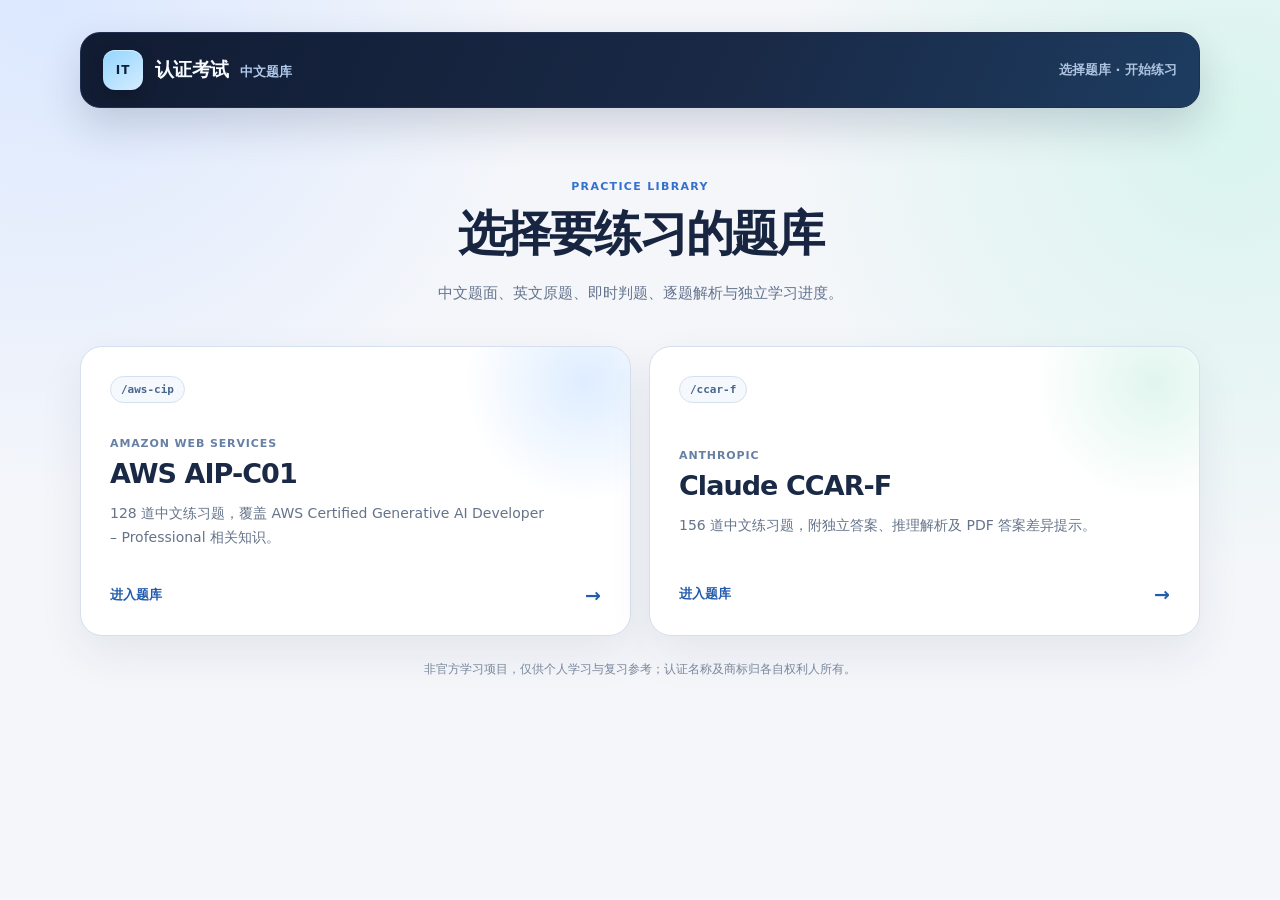
<file: index.html>
<!doctype html>
<html lang="zh-CN">
  <head>
    <meta charset="UTF-8" />
    <meta name="viewport" content="width=device-width, initial-scale=1.0" />
    <meta name="description" content="中文认证考试练习题库：选择 AWS AIP-C01 或 Claude CCAR-F 开始练习。" />
    <title>中文认证考试题库</title>
    <link rel="stylesheet" href="styles.css?v=dual-exams-20260810" />
  </head>
  <body>
    <main class="shell catalog-shell">
      <header class="site-header">
        <a class="brand" href="./" aria-label="题库首页">
          <span class="brand-mark">IT</span>
          <span>认证考试 <em>中文题库</em></span>
        </a>
        <p class="header-tag">选择题库 · 开始练习</p>
      </header>

      <section class="catalog-hero" aria-labelledby="catalog-title">
        <p class="section-kicker">PRACTICE LIBRARY</p>
        <h1 id="catalog-title">选择要练习的题库</h1>
        <p>中文题面、英文原题、即时判题、逐题解析与独立学习进度。</p>
      </section>

      <section class="catalog-grid" aria-label="可用题库">
        <a class="catalog-card aws" href="aws-cip/">
          <span class="catalog-route">/aws-cip</span>
          <div>
            <p class="catalog-provider">Amazon Web Services</p>
            <h2>AWS AIP-C01</h2>
            <p>128 道中文练习题，覆盖 AWS Certified Generative AI Developer – Professional 相关知识。</p>
          </div>
          <span class="catalog-enter">进入题库 <span aria-hidden="true">→</span></span>
        </a>

        <a class="catalog-card ccar" href="ccar-f/">
          <span class="catalog-route">/ccar-f</span>
          <div>
            <p class="catalog-provider">Anthropic</p>
            <h2>Claude CCAR-F</h2>
            <p>156 道中文练习题，附独立答案、推理解析及 PDF 答案差异提示。</p>
          </div>
          <span class="catalog-enter">进入题库 <span aria-hidden="true">→</span></span>
        </a>
      </section>

      <p class="catalog-note">非官方学习项目，仅供个人学习与复习参考；认证名称及商标归各自权利人所有。</p>
    </main>

    <script>
      if (new URLSearchParams(location.search).has('question')) {
        location.replace(`aws-cip/${location.search}`);
      }
    </script>
  </body>
</html>
</file>
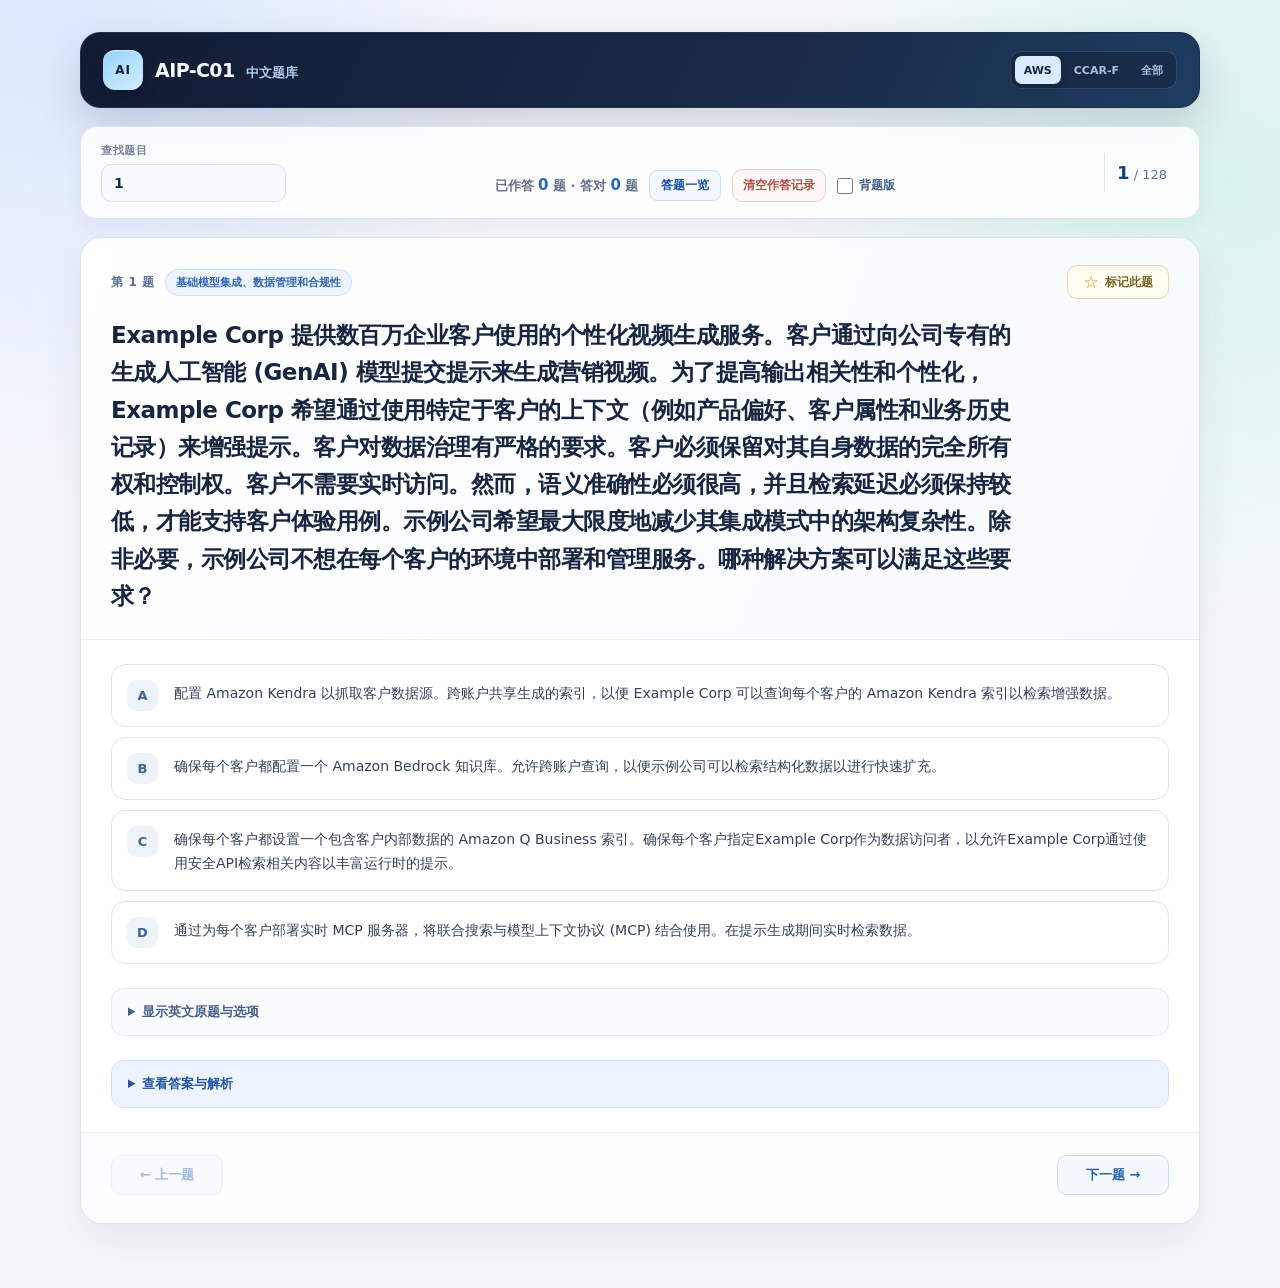
<file: aws-cip/index.html>
<!doctype html>
<html lang="zh-CN" data-exam="aws-cip">
  <head>
    <meta charset="UTF-8" />
    <meta name="viewport" content="width=device-width, initial-scale=1.0" />
    <meta name="description" content="AWS AIP-C01 中文题库：逐题练习中英文题目，查看答案与解析。" />
    <title>AWS AIP-C01 中文题库</title>
    <link rel="stylesheet" href="../styles.css?v=dual-exams-20260810" />
  </head>
  <body>
    <main class="shell">
      <header class="site-header">
        <a class="brand" href="?question=1" aria-label="回到第 1 题">
          <span class="brand-mark">AI</span>
          <span>AIP-C01 <em>中文题库</em></span>
        </a>
        <nav class="exam-switcher" aria-label="切换题库">
          <a class="is-current" href="./" aria-current="page">AWS</a>
          <a href="../ccar-f/">CCAR-F</a>
          <a href="../">全部</a>
        </nav>
      </header>

      <section class="toolbar" aria-label="题目导航">
        <label class="search">
          <span>查找题目</span>
          <input id="question-search" type="search" placeholder="输入题号，如 24" inputmode="numeric" />
        </label>
        <div class="answer-record">
          <span>已作答 <strong id="answered-count">0</strong> 题 · 答对 <strong id="correct-count">0</strong> 题</span>
          <a class="overview-link" href="overview.html">答题一览</a>
          <div class="answer-actions">
            <button id="clear-answers" class="clear-answers" type="button">清空作答记录</button>
            <label class="memorization-toggle" for="memorization-mode">
              <input id="memorization-mode" type="checkbox" />
              <span>背题版</span>
            </label>
          </div>
        </div>
        <div class="progress"><span id="current-position">1</span> / <span id="total-count">128</span></div>
      </section>

      <section id="question-view" aria-live="polite"></section>
    </main>

    <script type="module" src="../app.js?v=dual-exams-20260810"></script>
  </body>
</html>
</file>
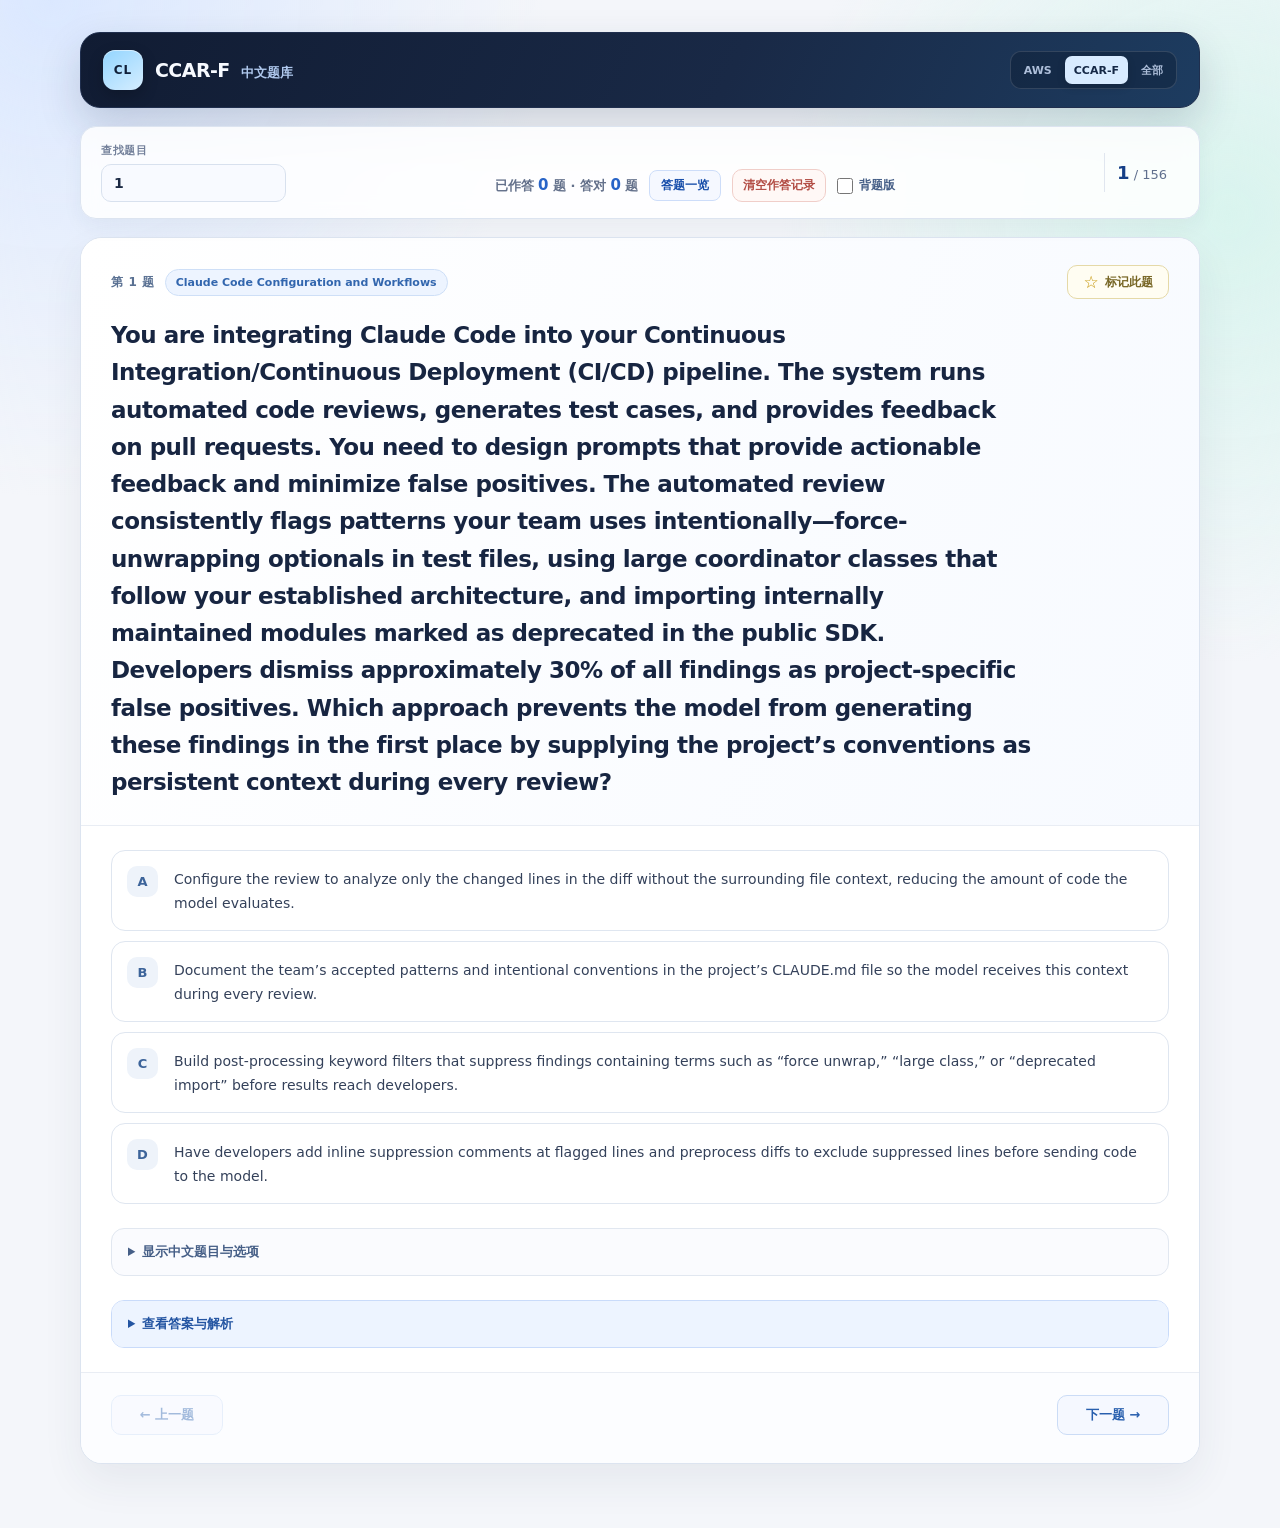
<file: ccar-f/index.html>
<!doctype html>
<html lang="zh-CN" data-exam="ccar-f">
  <head>
    <meta charset="UTF-8" />
    <meta name="viewport" content="width=device-width, initial-scale=1.0" />
    <meta name="description" content="Claude CCAR-F 中文题库：156 道中文练习题，附独立答案、解析与 PDF 答案差异提示。" />
    <title>Claude CCAR-F 中文题库</title>
    <link rel="stylesheet" href="../styles.css?v=dual-exams-20260810" />
  </head>
  <body>
    <main class="shell">
      <header class="site-header">
        <a class="brand" href="?question=1" aria-label="回到第 1 题">
          <span class="brand-mark">CL</span>
          <span>CCAR-F <em>中文题库</em></span>
        </a>
        <nav class="exam-switcher" aria-label="切换题库">
          <a href="../aws-cip/">AWS</a>
          <a class="is-current" href="./" aria-current="page">CCAR-F</a>
          <a href="../">全部</a>
        </nav>
      </header>

      <section class="toolbar" aria-label="题目导航">
        <label class="search">
          <span>查找题目</span>
          <input id="question-search" type="search" placeholder="输入题号，如 84" inputmode="numeric" />
        </label>
        <div class="answer-record">
          <span>已作答 <strong id="answered-count">0</strong> 题 · 答对 <strong id="correct-count">0</strong> 题</span>
          <a class="overview-link" href="overview.html">答题一览</a>
          <div class="answer-actions">
            <button id="clear-answers" class="clear-answers" type="button">清空作答记录</button>
            <label class="memorization-toggle" for="memorization-mode">
              <input id="memorization-mode" type="checkbox" />
              <span>背题版</span>
            </label>
          </div>
        </div>
        <div class="progress"><span id="current-position">1</span> / <span id="total-count">156</span></div>
      </section>

      <section id="question-view" aria-live="polite"></section>
    </main>

    <script type="module" src="../app.js?v=dual-exams-20260810"></script>
  </body>
</html>
</file>
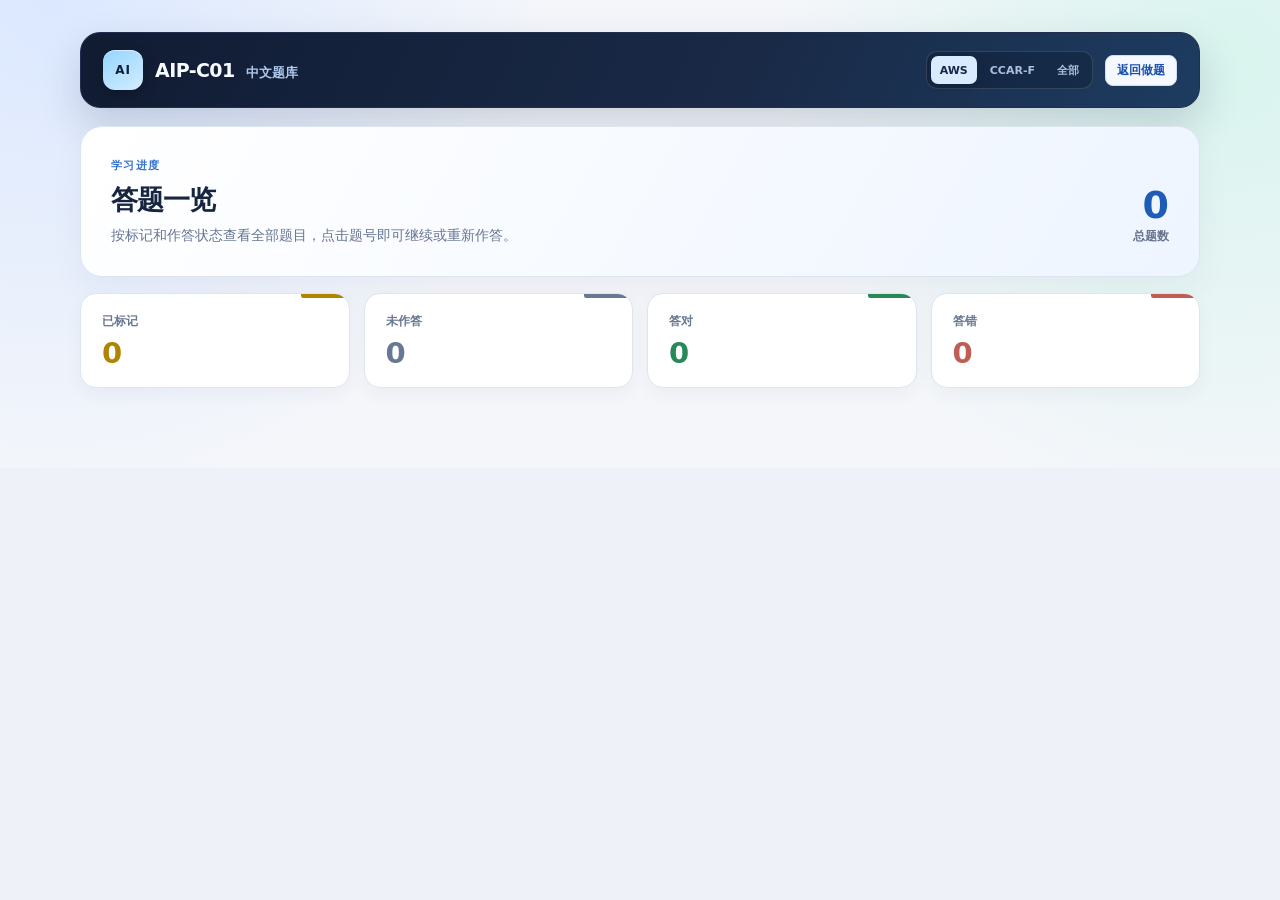
<file: overview.html>
<!doctype html>
<html lang="zh-CN">
  <head>
    <meta charset="UTF-8" />
    <meta name="viewport" content="width=device-width, initial-scale=1.0" />
    <meta http-equiv="refresh" content="0; url=aws-cip/overview.html" />
    <title>正在前往 AWS AIP-C01 答题一览</title>
  </head>
  <body>
    <p><a href="aws-cip/overview.html">前往 AWS AIP-C01 答题一览</a></p>
  </body>
</html>
</file>
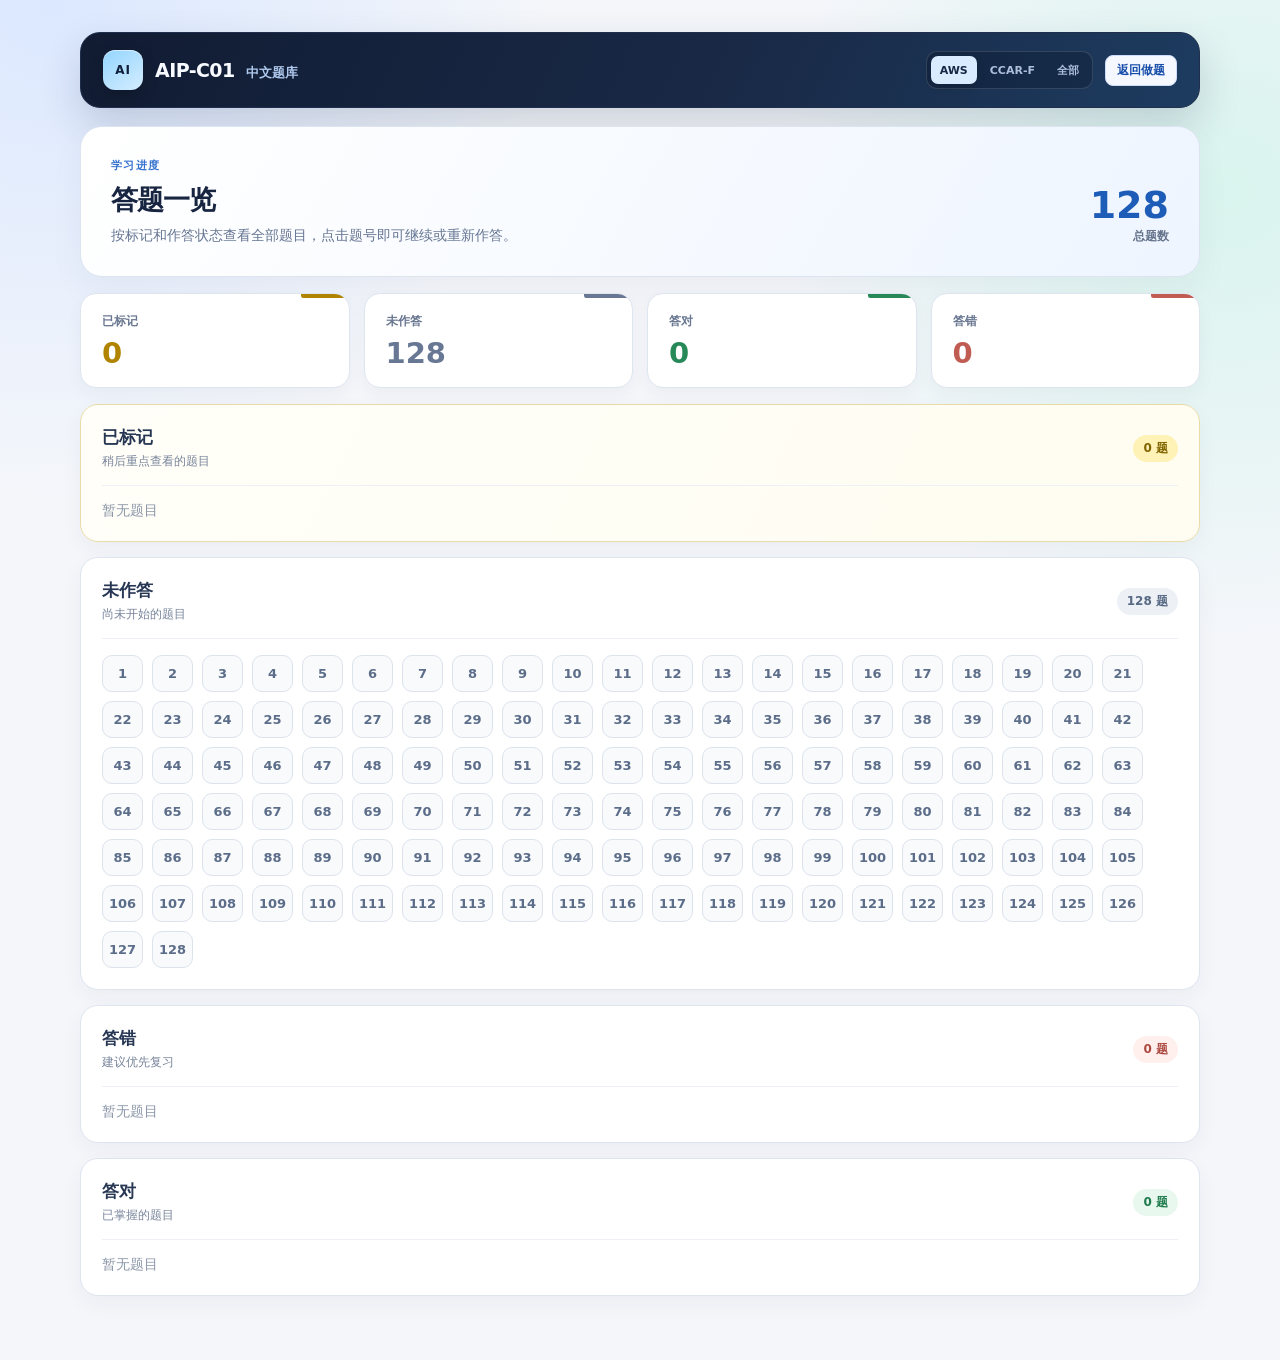
<file: aws-cip/overview.html>
<!doctype html>
<html lang="zh-CN" data-exam="aws-cip">
  <head>
    <meta charset="UTF-8" />
    <meta name="viewport" content="width=device-width, initial-scale=1.0" />
    <meta name="description" content="AWS AIP-C01 中文题库答题一览：查看已标记、未作答、答对和答错的题目。" />
    <title>答题一览｜AWS AIP-C01 中文题库</title>
    <link rel="stylesheet" href="../styles.css?v=dual-exams-20260810" />
  </head>
  <body>
    <main class="shell">
      <header class="site-header">
        <a class="brand" href="index.html?question=1" aria-label="回到题库">
          <span class="brand-mark">AI</span>
          <span>AIP-C01 <em>中文题库</em></span>
        </a>
        <div class="header-actions">
          <nav class="exam-switcher" aria-label="切换题库">
            <a class="is-current" href="./" aria-current="page">AWS</a>
            <a href="../ccar-f/">CCAR-F</a>
            <a href="../">全部</a>
          </nav>
          <a class="overview-back" href="index.html?question=1">返回做题</a>
        </div>
      </header>

      <section class="overview-heading" aria-labelledby="overview-title">
        <div>
          <p class="section-kicker">学习进度</p>
          <h1 id="overview-title">答题一览</h1>
          <p>按标记和作答状态查看全部题目，点击题号即可继续或重新作答。</p>
        </div>
        <div class="overview-total"><strong id="total-count">0</strong><span>总题数</span></div>
      </section>

      <section class="status-summary" aria-label="答题统计">
        <div class="status-stat marked"><span>已标记</span><strong id="marked-count">0</strong></div>
        <div class="status-stat pending"><span>未作答</span><strong id="unanswered-count">0</strong></div>
        <div class="status-stat correct"><span>答对</span><strong id="correct-count">0</strong></div>
        <div class="status-stat incorrect"><span>答错</span><strong id="incorrect-count">0</strong></div>
      </section>

      <section id="overview-view" class="overview-lists" aria-live="polite"></section>
    </main>

    <script type="module" src="../overview.js?v=dual-exams-20260810"></script>
  </body>
</html>
</file>
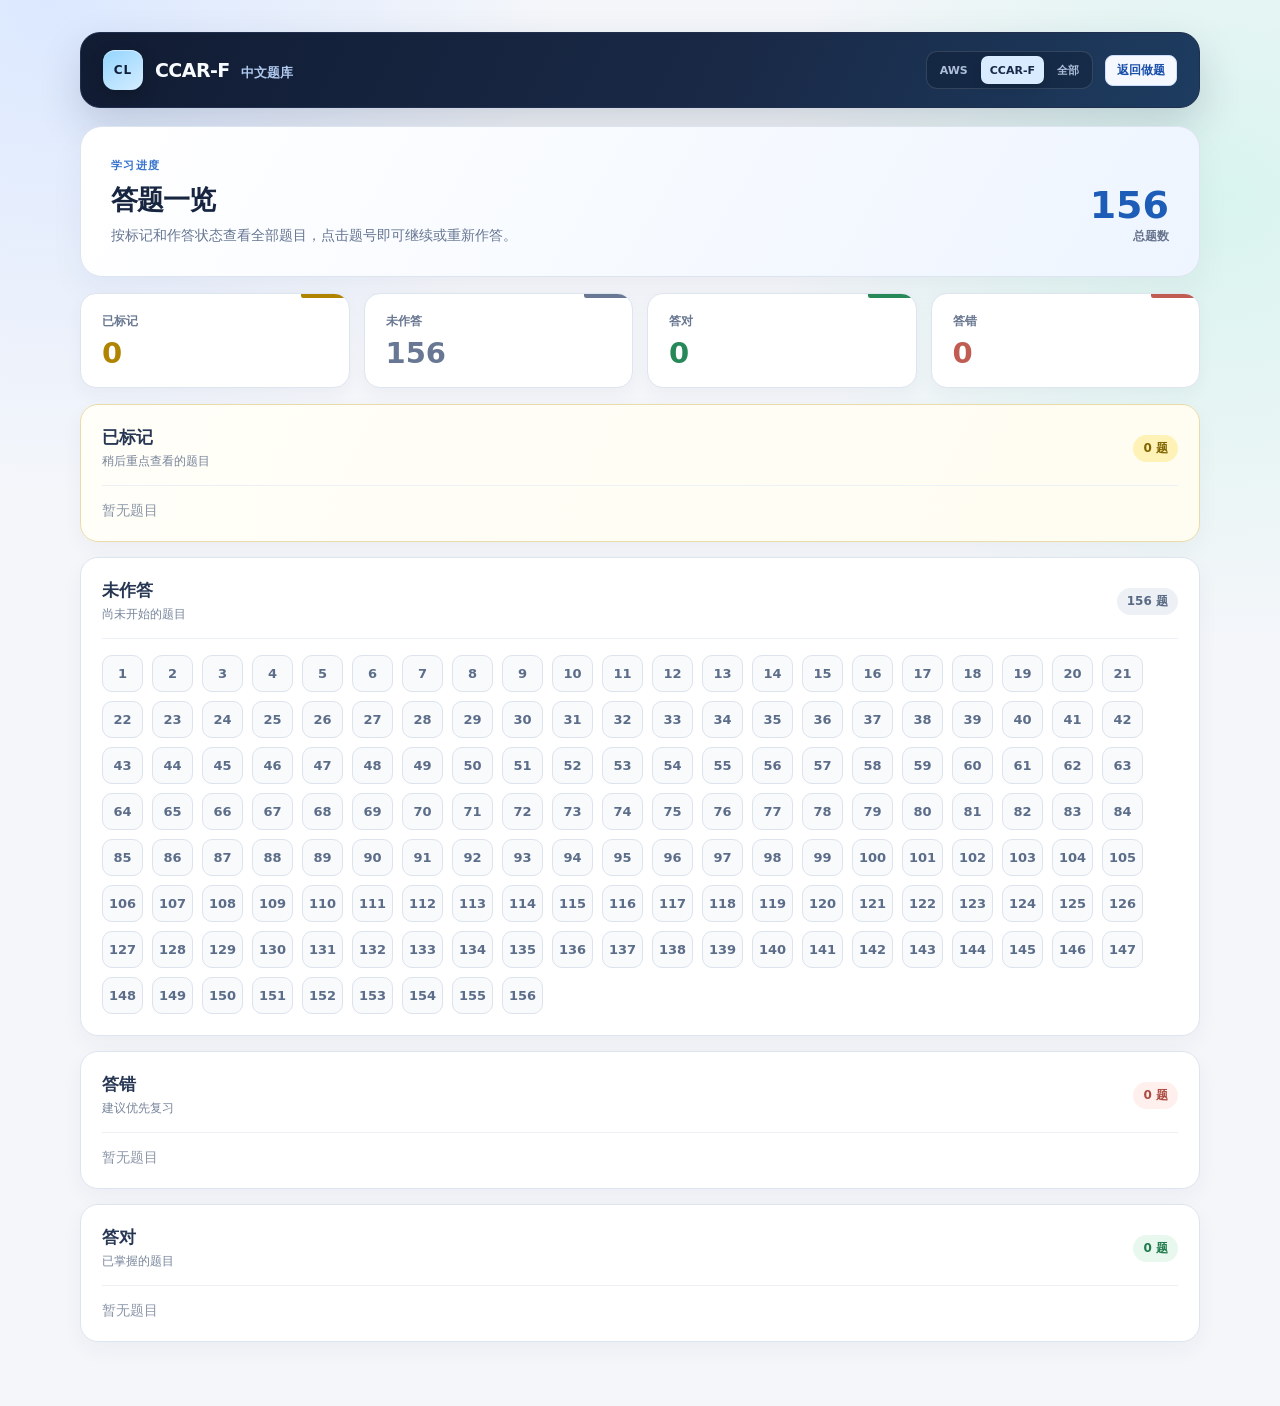
<file: ccar-f/overview.html>
<!doctype html>
<html lang="zh-CN" data-exam="ccar-f">
  <head>
    <meta charset="UTF-8" />
    <meta name="viewport" content="width=device-width, initial-scale=1.0" />
    <meta name="description" content="Claude CCAR-F 中文题库答题一览：查看已标记、未作答、答对和答错的题目。" />
    <title>答题一览｜Claude CCAR-F 中文题库</title>
    <link rel="stylesheet" href="../styles.css?v=dual-exams-20260810" />
  </head>
  <body>
    <main class="shell">
      <header class="site-header">
        <a class="brand" href="index.html?question=1" aria-label="回到题库">
          <span class="brand-mark">CL</span>
          <span>CCAR-F <em>中文题库</em></span>
        </a>
        <div class="header-actions">
          <nav class="exam-switcher" aria-label="切换题库">
            <a href="../aws-cip/">AWS</a>
            <a class="is-current" href="./" aria-current="page">CCAR-F</a>
            <a href="../">全部</a>
          </nav>
          <a class="overview-back" href="index.html?question=1">返回做题</a>
        </div>
      </header>

      <section class="overview-heading" aria-labelledby="overview-title">
        <div>
          <p class="section-kicker">学习进度</p>
          <h1 id="overview-title">答题一览</h1>
          <p>按标记和作答状态查看全部题目，点击题号即可继续或重新作答。</p>
        </div>
        <div class="overview-total"><strong id="total-count">0</strong><span>总题数</span></div>
      </section>

      <section class="status-summary" aria-label="答题统计">
        <div class="status-stat marked"><span>已标记</span><strong id="marked-count">0</strong></div>
        <div class="status-stat pending"><span>未作答</span><strong id="unanswered-count">0</strong></div>
        <div class="status-stat correct"><span>答对</span><strong id="correct-count">0</strong></div>
        <div class="status-stat incorrect"><span>答错</span><strong id="incorrect-count">0</strong></div>
      </section>

      <section id="overview-view" class="overview-lists" aria-live="polite"></section>
    </main>

    <script type="module" src="../overview.js?v=dual-exams-20260810"></script>
  </body>
</html>
</file>
<file: styles.css>
:root {
  color: #1c2740;
  background: #eef2f8;
  font-family: Inter, "PingFang SC", "Microsoft YaHei", system-ui, sans-serif;
}

* { box-sizing: border-box; }

body {
  min-width: 320px;
  margin: 0;
  background:
    radial-gradient(circle at 4% 0%, #dbe8ff 0, transparent 31rem),
    radial-gradient(circle at 96% 14%, #d9f4ee 0, transparent 28rem),
    #f4f6fa;
}

button, input { font: inherit; }

.shell { width: min(1120px, calc(100% - 48px)); margin: 0 auto; padding: 32px 0 64px; }

.site-header {
  display: flex;
  align-items: center;
  justify-content: space-between;
  gap: 24px;
  min-height: 76px;
  padding: 16px 22px;
  margin-bottom: 18px;
  border: 1px solid #202f4e;
  border-radius: 20px;
  background: linear-gradient(115deg, #111c33 0%, #192946 58%, #1d3c60 100%);
  box-shadow: 0 18px 42px #1b2d4c2e;
}

.brand { display: inline-flex; align-items: center; gap: 12px; color: #f7faff; text-decoration: none; font-size: 19px; font-weight: 780; letter-spacing: -.03em; }
.brand em { margin-left: 5px; color: #afc8ed; font-size: 13px; font-style: normal; font-weight: 650; letter-spacing: 0; }
.brand-mark { display: grid; place-items: center; width: 40px; height: 40px; color: #11203a; border-radius: 12px; background: linear-gradient(145deg, #93d5ff, #d5edff); box-shadow: inset 0 1px #fff8, 0 6px 16px #0003; font-size: 12px; font-weight: 850; letter-spacing: .08em; }
.header-tag { margin: 0; color: #adc3e1; font-size: 13px; font-weight: 600; }
.header-actions { display: flex; align-items: center; gap: 12px; }
.exam-switcher { display: inline-flex; align-items: center; gap: 4px; padding: 4px; border: 1px solid #ffffff21; border-radius: 11px; background: #09142752; }
.exam-switcher a { display: inline-flex; min-height: 28px; align-items: center; padding: 0 9px; color: #aebfda; border-radius: 7px; font-size: 11px; font-weight: 780; text-decoration: none; transition: .16s ease; }
.exam-switcher a:hover { color: #fff; background: #ffffff14; }
.exam-switcher a.is-current { color: #152846; background: #d8ebff; box-shadow: 0 3px 9px #0002; }

.toolbar {
  display: grid;
  grid-template-columns: auto 1fr auto;
  align-items: end;
  gap: 18px;
  padding: 16px 20px;
  margin-bottom: 18px;
  border: 1px solid #dce4f0;
  border-radius: 16px;
  background: #ffffffd9;
  box-shadow: 0 8px 20px #2535500d;
  backdrop-filter: blur(10px);
}

.search { display: grid; gap: 6px; color: #73809a; font-size: 11px; font-weight: 800; letter-spacing: .06em; }
.search input { width: 185px; padding: 10px 12px; color: #1b2943; border: 1px solid #d8e1ee; border-radius: 10px; background: #f8faff; font-size: 14px; font-weight: 650; outline: none; transition: border-color .16s, box-shadow .16s; }
.search input:focus { border-color: #4a80e5; box-shadow: 0 0 0 3px #4a80e51f; }

.answer-record { display: inline-flex; flex-wrap: wrap; align-items: center; justify-self: center; gap: 11px; min-width: 0; color: #64718b; font-size: 13px; font-weight: 650; white-space: nowrap; }
.answer-actions { display: inline-flex; align-items: center; gap: 11px; }
.memorization-toggle { display: inline-flex; align-items: center; gap: 6px; min-height: 32px; color: #465f87; cursor: pointer; font-size: 12px; }
.memorization-toggle input { width: 16px; height: 16px; margin: 0; accent-color: #278858; cursor: pointer; }
.memorization-toggle:has(input:checked) { color: #257c4f; }
.memorization-toggle input:focus-visible { outline: 2px solid #3470d0; outline-offset: 3px; }
.answer-record strong { color: #2864c7; font-size: 15px; font-variant-numeric: tabular-nums; }
.overview-link, .overview-back { display: inline-flex; align-items: center; min-height: 31px; padding: 0 11px; color: #174eaa; border: 1px solid #cdddf9; border-radius: 8px; background: #f5f8ff; font-size: 12px; font-weight: 750; text-decoration: none; transition: .16s ease; }
.overview-link:hover, .overview-back:hover { color: #fff; border-color: #2767cc; background: #2767cc; }
.clear-answers { min-width: 0; padding: 7px 10px; color: #b34e46; border-color: #f0cec9; background: #fff8f6; font-size: 12px; }
.clear-answers:hover:not(:disabled) { color: #fff; border-color: #c35d52; background: #c35d52; }
.progress { align-self: center; padding: 9px 12px; color: #60708e; border-left: 1px solid #e0e6ef; font-size: 13px; font-variant-numeric: tabular-nums; }
.progress span:first-child { color: #153f87; font-size: 18px; font-weight: 800; }

.question-card { overflow: hidden; border: 1px solid #dce4f0; border-radius: 22px; background: #fff; box-shadow: 0 18px 42px #25355012; }
.question-head { padding: 27px 30px 24px; border-bottom: 1px solid #e9edf4; background: linear-gradient(110deg, #fff 0%, #f7faff 100%); }
.eyebrow { display: flex; align-items: center; justify-content: space-between; gap: 12px; margin-bottom: 18px; color: #597092; font-size: 12px; font-weight: 800; letter-spacing: .05em; }
.question-meta { display: flex; align-items: center; gap: 10px; min-width: 0; }
.badge { display: inline-flex; align-items: center; min-height: 27px; padding: 5px 10px; color: #3266ae; border: 1px solid #cedff7; border-radius: 999px; background: #edf4ff; font-size: 11px; letter-spacing: 0; }
.mark-question { display: inline-flex; align-items: center; justify-content: center; min-width: 102px; min-height: 34px; gap: 6px; padding: 6px 11px; color: #776625; border-color: #e5d9a7; background: #fffdf2; font-size: 12px; letter-spacing: 0; }
.mark-question:hover:not(:disabled), .mark-question.is-marked { color: #745b00; border-color: #e1bd3f; background: #fff4bb; box-shadow: 0 5px 12px #b4901f20; }
.mark-question.is-marked:hover:not(:disabled) { color: #66510a; border-color: #d3af36; background: #ffed99; }
.mark-icon { color: #c49300; font-size: 17px; line-height: 1; }
.question-head h1 { max-width: 920px; margin: 0; color: #172541; font-size: clamp(18px, 1.8vw, 23px); font-weight: 680; line-height: 1.62; letter-spacing: -.022em; }

.choices { display: grid; gap: 10px; padding: 24px 30px; }
.choice { display: grid; grid-template-columns: 33px 1fr; width: 100%; min-width: 0; gap: 14px; align-items: start; padding: 15px; color: inherit; border: 1px solid #dfe6f0; border-radius: 14px; background: #fff; text-align: left; font-weight: inherit; transition: transform .14s ease, border-color .14s ease, box-shadow .14s ease, background .14s ease; }
.choice:hover:not(:disabled) { border-color: #9bb9ed; background: #f9fbff; box-shadow: 0 5px 13px #2e538b0c; transform: translateY(-1px); }
.choice:disabled { opacity: 1; cursor: default; }
.choice-label { display: grid; place-items: center; width: 31px; height: 31px; color: #3d649a; border-radius: 10px; background: #eef3fa; font-size: 13px; font-weight: 850; }
.choice p { margin: 2px 0 0; color: #34415a; font-size: 14px; line-height: 1.68; }
.choice.user-selected { border-color: #4f83df; background: #f2f6ff; box-shadow: inset 0 0 0 1px #d4e2fb; }
.choice.user-selected .choice-label { color: #fff; background: #3470d0; }
.choice.user-correct.user-selected { border-color: #5aba84; background: #f0fbf5; box-shadow: inset 0 0 0 1px #ccefd9; }
.choice.user-correct.user-selected .choice-label { background: #278858; }
.choice.user-incorrect.user-selected { border-color: #e28b81; background: #fff4f2; box-shadow: inset 0 0 0 1px #f5d5d0; }
.choice.user-incorrect.user-selected .choice-label { background: #c05c52; }

.answer-feedback { margin: -5px 30px 22px; font-size: 13px; font-weight: 750; }
.answer-feedback.correct { color: #257c4f; }
.answer-feedback.incorrect { color: #b74e47; }

details { margin: 0 30px 24px; border: 1px solid #e1e7f0; border-radius: 13px; background: #fafbfe; }
summary { padding: 14px 16px; color: #465f87; cursor: pointer; font-size: 13px; font-weight: 750; user-select: none; }
details[open] summary { border-bottom: 1px solid #e7ebf2; }
.translation { padding: 3px 17px 19px; color: #56647b; font-size: 15px; line-height: 1.7; }
.translation:lang(en) { font-family: Georgia, "Times New Roman", serif; }
.translation h2 { margin: 14px 0 9px; color: #3f567b; font-family: Inter, "PingFang SC", sans-serif; font-size: 12px; }
.translation p { margin: 0 0 13px; }
.translation ul { display: grid; gap: 10px; margin: 0; padding: 0; list-style: none; }

.result { overflow: hidden; padding: 0; border-color: #c9dbfa; background: #f6f9ff; }
.result summary { color: #2455a2; background: #edf4ff; }
.result-content { padding: 15px 16px 17px; }
.answer-line { display: flex; align-items: center; justify-content: space-between; gap: 12px; color: #58709a; font-size: 13px; font-weight: 750; }
.answer-line strong { display: grid; min-width: 33px; height: 33px; padding: 0 9px; place-items: center; color: #fff; border-radius: 10px; background: linear-gradient(145deg, #3678dd, #2456af); box-shadow: 0 4px 9px #295ebd2b; font-size: 14px; }
.explanation-text { margin: 14px 0 0; color: #425574; font-size: 14px; line-height: 1.75; }
.review-notice { margin: 14px 0 0; padding: 11px 12px; color: #985128; border: 1px solid #f5d29c; border-radius: 10px; background: #fff8eb; font-size: 13px; line-height: 1.6; }
.ambiguity-notice { color: #855d0d; border-color: #f2df9d; background: #fffdf1; }

.nav { display: flex; justify-content: space-between; gap: 12px; padding: 22px 30px 28px; border-top: 1px solid #e9edf4; background: #fcfdff; }
button { min-width: 112px; padding: 10px 15px; color: #285fae; border: 1px solid #cbdcf6; border-radius: 10px; background: #f5f8ff; cursor: pointer; font-size: 13px; font-weight: 780; transition: .16s ease; }
button:hover:not(:disabled) { color: #fff; border-color: #2866c5; background: #2866c5; box-shadow: 0 6px 12px #2866c528; transform: translateY(-1px); }
button:disabled { opacity: .42; cursor: not-allowed; }
.error { padding: 40px 20px; color: #a43d45; text-align: center; }

/* 答题一览 */
.overview-heading { display: flex; align-items: end; justify-content: space-between; gap: 24px; padding: 31px 30px; margin-bottom: 16px; border: 1px solid #dce4f0; border-radius: 22px; background: linear-gradient(120deg, #ffffff 0%, #eef5ff 100%); box-shadow: 0 15px 35px #2535500c; }
.section-kicker { margin: 0 0 9px; color: #3471ce; font-size: 11px; font-weight: 850; letter-spacing: .12em; }
.overview-heading h1 { margin: 0; color: #172541; font-size: 27px; letter-spacing: -.035em; }
.overview-heading p:not(.section-kicker) { margin: 9px 0 0; color: #667692; font-size: 14px; }
.overview-total { display: grid; min-width: 94px; gap: 4px; justify-items: end; color: #65738c; font-size: 12px; font-weight: 700; }
.overview-total strong { color: #1d5cb7; font-size: 38px; line-height: 1; font-variant-numeric: tabular-nums; }
.status-summary { display: grid; grid-template-columns: repeat(4, 1fr); gap: 14px; margin-bottom: 16px; }
.status-stat { position: relative; display: grid; gap: 9px; overflow: hidden; padding: 19px 21px; border: 1px solid #dde5ef; border-radius: 16px; background: #fff; box-shadow: 0 7px 17px #2535500b; }
.status-stat::after { position: absolute; top: 0; right: 0; width: 48px; height: 4px; content: ""; border-radius: 0 16px 0 9px; background: currentColor; }
.status-stat span { color: #697791; font-size: 12px; font-weight: 750; }
.status-stat strong { font-size: 29px; line-height: 1; font-variant-numeric: tabular-nums; }
.status-stat.marked { color: #b18400; }
.status-stat.pending { color: #687894; }
.status-stat.correct { color: #278858; }
.status-stat.incorrect { color: #c05c52; }
.overview-lists { display: grid; gap: 15px; }
.status-list { padding: 21px; border: 1px solid #dde5ef; border-radius: 18px; background: #fff; box-shadow: 0 8px 21px #2535500b; }
.status-list header { display: flex; align-items: center; justify-content: space-between; gap: 14px; padding-bottom: 15px; margin-bottom: 16px; border-bottom: 1px solid #edf0f5; }
.status-list h2 { margin: 0; color: #263653; font-size: 17px; }
.status-list header p { margin: 4px 0 0; color: #77849a; font-size: 12px; }
.status-list header > strong { padding: 5px 10px; border-radius: 999px; font-size: 12px; font-variant-numeric: tabular-nums; }
.status-list.marked { border-color: #eadca8; background: linear-gradient(115deg, #fffef8, #fffdf1); }
.status-list.marked header > strong { color: #806500; background: #fff2b6; }
.status-list.pending header > strong { color: #586984; background: #edf1f6; }
.status-list.correct header > strong { color: #217c4e; background: #e9f8ef; }
.status-list.incorrect header > strong { color: #ad4b43; background: #fff0ee; }
.question-status-grid { display: flex; flex-wrap: wrap; gap: 9px; }
.question-status { position: relative; display: grid; place-items: center; width: 41px; height: 37px; border: 1px solid; border-radius: 10px; font-size: 13px; font-weight: 800; text-decoration: none; font-variant-numeric: tabular-nums; transition: .15s ease; }
.question-status.marked { color: #806500; border-color: #e5cf72; background: #fff8d9; }
.question-status.pending { color: #5c6d89; border-color: #dce3ed; background: #f8fafc; }
.question-status.correct { color: #237c4e; border-color: #bfe6cf; background: #effbf4; }
.question-status.incorrect { color: #ac4d45; border-color: #f0c4bf; background: #fff4f2; }
.question-status:hover { color: #fff; box-shadow: 0 5px 11px #1c314826; transform: translateY(-2px); }
.question-status.marked:hover { border-color: #a77f00; background: #a77f00; }
.question-status.pending:hover { border-color: #5c6d89; background: #5c6d89; }
.question-status.correct:hover { border-color: #237c4e; background: #237c4e; }
.question-status.incorrect:hover { border-color: #ac4d45; background: #ac4d45; }
.status-mark { position: absolute; top: -6px; right: -5px; display: grid; place-items: center; width: 15px; height: 15px; color: #8a6900; border: 1px solid #e2c451; border-radius: 999px; background: #fff2a9; box-shadow: 0 2px 5px #846b1533; font-size: 9px; line-height: 1; }
.question-status.marked .status-mark { display: none; }
.empty-status { margin: 0; color: #8c97a9; font-size: 14px; }

/* 题库入口 */
.catalog-shell { min-height: 100vh; }
.catalog-hero { padding: 54px 8px 39px; text-align: center; }
.catalog-hero h1 { margin: 0; color: #172541; font-size: clamp(30px, 5vw, 48px); letter-spacing: -.05em; }
.catalog-hero > p:last-child { max-width: 640px; margin: 15px auto 0; color: #64738d; font-size: 15px; line-height: 1.7; }
.catalog-grid { display: grid; grid-template-columns: repeat(2, minmax(0, 1fr)); gap: 18px; }
.catalog-card { position: relative; display: grid; min-height: 290px; align-content: space-between; gap: 30px; overflow: hidden; padding: 29px; color: inherit; border: 1px solid #d5dfed; border-radius: 22px; background: #fff; box-shadow: 0 18px 44px #25355014; text-decoration: none; transition: border-color .18s ease, box-shadow .18s ease, transform .18s ease; }
.catalog-card::before { position: absolute; top: -90px; right: -80px; width: 250px; height: 250px; content: ""; border-radius: 50%; opacity: .46; }
.catalog-card.aws::before { background: radial-gradient(circle, #b7d8ff, transparent 68%); }
.catalog-card.ccar::before { background: radial-gradient(circle, #bdebdc, transparent 68%); }
.catalog-card:hover { border-color: #9bb9e9; box-shadow: 0 24px 55px #20395920; transform: translateY(-3px); }
.catalog-route { position: relative; justify-self: start; padding: 6px 10px; color: #48668d; border: 1px solid #d5e0ee; border-radius: 999px; background: #f5f8fc; font-family: ui-monospace, SFMono-Regular, Menlo, monospace; font-size: 11px; font-weight: 750; }
.catalog-provider { margin: 0 0 8px; color: #6680a5; font-size: 11px; font-weight: 850; letter-spacing: .08em; text-transform: uppercase; }
.catalog-card h2 { margin: 0; color: #1a2945; font-size: 27px; letter-spacing: -.035em; }
.catalog-card div > p:last-child { max-width: 440px; margin: 13px 0 0; color: #65738a; font-size: 14px; line-height: 1.7; }
.catalog-enter { display: flex; align-items: center; justify-content: space-between; color: #245cad; font-size: 13px; font-weight: 800; }
.catalog-enter span { font-size: 19px; transition: transform .18s ease; }
.catalog-card:hover .catalog-enter span { transform: translateX(4px); }
.catalog-note { margin: 24px 0 0; color: #7c899d; font-size: 12px; line-height: 1.65; text-align: center; }

@media (max-width: 760px) {
  .shell { width: min(100% - 24px, 1120px); padding-top: 18px; }
  .site-header { min-height: 66px; padding: 13px 16px; margin-bottom: 14px; border-radius: 16px; }
  .header-tag { display: none; }
  .header-actions { gap: 7px; }
  .exam-switcher a { padding: 0 7px; }
  .toolbar { grid-template-columns: 1fr auto; gap: 13px; padding: 14px; }
  .answer-record { grid-column: 1 / -1; justify-self: stretch; justify-content: space-between; padding-top: 12px; border-top: 1px solid #e7ebf2; }
  .progress { border-left: 0; padding-right: 0; }
  .question-head { padding: 23px 19px 20px; }
  .choices { padding: 19px; }
  .answer-feedback { margin: -2px 19px 19px; }
  details { margin-right: 19px; margin-left: 19px; }
  .nav { padding: 18px 19px 21px; }
  .overview-heading { padding: 24px 20px; }
  .status-summary { grid-template-columns: repeat(2, 1fr); gap: 9px; }
  .status-stat { padding: 15px; }
  .status-stat strong { font-size: 25px; }
  .status-list { padding: 17px; }
  .catalog-hero { padding: 42px 6px 31px; }
  .catalog-grid { grid-template-columns: 1fr; }
  .catalog-card { min-height: 245px; padding: 24px; }
}

@media (max-width: 480px) {
  .brand { font-size: 17px; }
  .brand-mark { width: 36px; height: 36px; }
  .site-header { flex-wrap: wrap; }
  .header-actions { width: 100%; justify-content: space-between; }
  .exam-switcher { margin-left: auto; }
  .header-actions .exam-switcher { margin-left: 0; }
  .search input { width: min(59vw, 185px); }
  .answer-record { gap: 8px; font-size: 12px; }
  .clear-answers { padding: 6px 7px; }
  .overview-link { padding: 0 8px; }
  .question-head h1 { font-size: 17px; }
  .eyebrow { align-items: flex-start; }
  .question-meta { align-items: flex-start; flex-direction: column; gap: 6px; }
  .mark-question { min-width: 87px; padding-right: 8px; padding-left: 8px; }
  .choice { grid-template-columns: 30px 1fr; gap: 11px; padding: 13px; }
  .choice p { font-size: 13px; }
  .overview-heading { align-items: start; }
  .overview-total strong { font-size: 31px; }
  .status-stat { padding: 13px; }
  .status-stat span { font-size: 11px; }
  .status-stat strong { font-size: 22px; }
  .question-status { width: 36px; height: 34px; }
}
</file>
